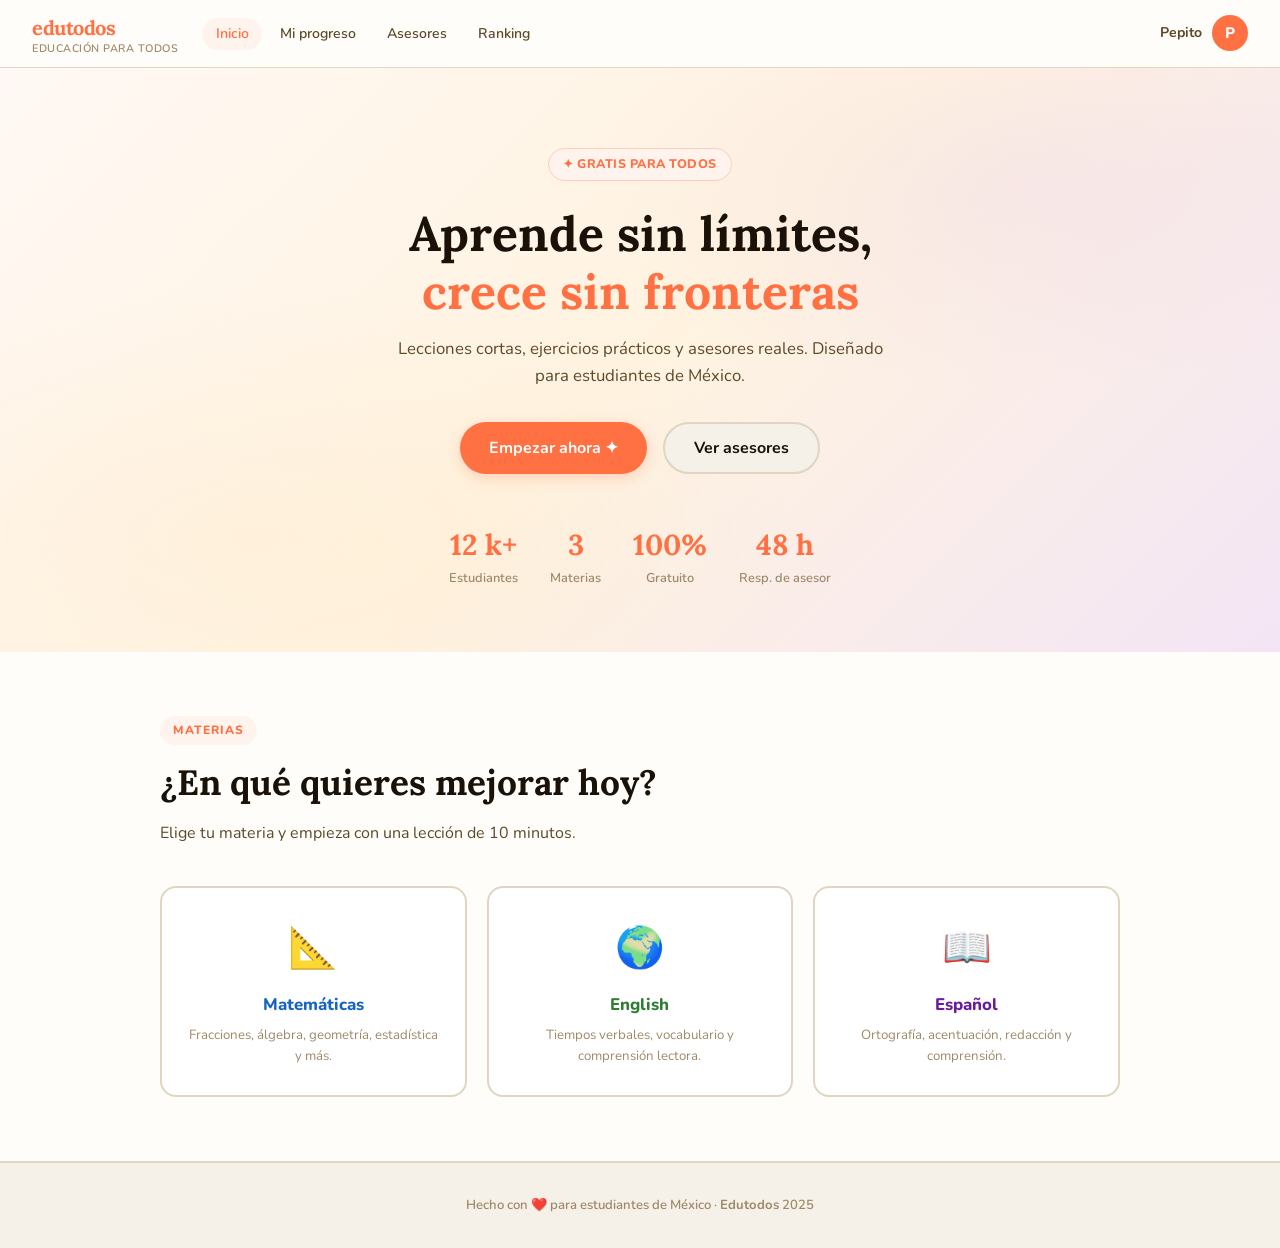
<file: index.html>
<!DOCTYPE html>
<html lang="es">
<head>
<meta charset="UTF-8" />
<meta name="viewport" content="width=device-width, initial-scale=1.0" />
<title>Edutodos — Educación para todos</title>
<link href="https://fonts.googleapis.com/css2?family=Nunito:wght@400;600;700;800;900&family=Lora:wght@600;700&display=swap" rel="stylesheet" />
<style>
*, *::before, *::after { box-sizing: border-box; margin: 0; padding: 0; }

:root {
  --orange:   #FF7043;
  --orange-l: #FFF3EE;
  --orange-m: #FFCCBC;
  --green:    #2E7D32;
  --green-l:  #E8F5E9;
  --green-m:  #A5D6A7;
  --blue:     #1565C0;
  --blue-l:   #E3F2FD;
  --blue-m:   #90CAF9;
  --purple:   #6A1B9A;
  --purple-l: #F3E5F5;
  --purple-m: #CE93D8;
  --amber:    #E65100;
  --amber-l:  #FFF8E1;
  --amber-m:  #FFE082;
  --bg:       #FFFDF9;
  --bg2:      #F5F0E8;
  --bg3:      #EDE8DC;
  --text:     #1A1208;
  --text2:    #5C4A2A;
  --text3:    #9E8A6A;
  --border:   #E0D5C0;
  --radius:   16px;
  --radius-sm:10px;
  --shadow:   0 2px 12px rgba(0,0,0,.06);
  --shadow-md:0 4px 24px rgba(0,0,0,.10);
}

body {
  font-family: 'Nunito', sans-serif;
  background: var(--bg);
  color: var(--text);
  min-height: 100vh;
  font-size: 15px;
  line-height: 1.6;
}

/* ── NAV ── */
.nav {
  position: sticky; top: 0; z-index: 100;
  background: rgba(255,253,249,.92);
  backdrop-filter: blur(12px);
  border-bottom: 1.5px solid var(--border);
  display: flex; align-items: center; gap: 1.5rem;
  padding: .75rem 2rem;
}
.nav-logo {
  font-family: 'Lora', serif;
  font-size: 1.25rem; font-weight: 700;
  color: var(--orange); letter-spacing: -0.5px;
  cursor: pointer;
  display: flex; align-items: center; gap: 6px;
  flex-shrink: 0;
}
.nav-logo .tagline {
  font-family: 'Nunito', sans-serif;
  font-size: .68rem; font-weight: 600;
  color: var(--text3); letter-spacing: .5px;
  text-transform: uppercase;
  display: block; line-height: 1;
}
.nav-links { list-style: none; display: flex; gap: .25rem; flex: 1; }
.nav-links a {
  text-decoration: none; color: var(--text2);
  font-weight: 600; font-size: .88rem;
  padding: .4rem .85rem; border-radius: 20px;
  transition: background .15s, color .15s;
}
.nav-links a:hover, .nav-links a.active {
  background: var(--orange-l); color: var(--orange);
}
.nav-avatar {
  width: 36px; height: 36px; border-radius: 50%;
  background: var(--orange); color: #fff;
  font-weight: 800; font-size: .95rem;
  display: flex; align-items: center; justify-content: center;
  flex-shrink: 0; cursor: pointer;
}
.nav-user { font-weight: 700; font-size: .88rem; color: var(--text2); }

/* ── PAGES ── */
.page { display: none; }
.page.active { display: block; }

/* ── HOME ── */
.hero {
  background: linear-gradient(135deg, #FFF8F4 0%, #FFF3E0 50%, #F3E5F5 100%);
  padding: 5rem 2rem 4rem;
  text-align: center;
  position: relative; overflow: hidden;
}
.hero::before {
  content: '';
  position: absolute; inset: 0;
  background: radial-gradient(ellipse 60% 60% at 20% 80%, #FFE0B230 0%, transparent 70%),
              radial-gradient(ellipse 50% 50% at 80% 20%, #E1BEE730 0%, transparent 70%);
}
.hero-content { position: relative; max-width: 700px; margin: 0 auto; }
.hero-badge {
  display: inline-flex; align-items: center; gap: 6px;
  background: var(--orange-l); color: var(--orange);
  font-weight: 800; font-size: .78rem; letter-spacing: .5px;
  text-transform: uppercase;
  padding: .35rem .9rem; border-radius: 20px;
  border: 1.5px solid var(--orange-m);
  margin-bottom: 1.5rem;
}
.hero h1 {
  font-family: 'Lora', serif;
  font-size: clamp(2rem, 5vw, 3rem);
  font-weight: 700; line-height: 1.2;
  color: var(--text);
  margin-bottom: 1rem;
}
.hero h1 em { font-style: normal; color: var(--orange); }
.hero p {
  font-size: 1.05rem; color: var(--text2);
  max-width: 520px; margin: 0 auto 2rem;
}
.hero-btns { display: flex; gap: 1rem; justify-content: center; flex-wrap: wrap; }
.stats-row {
  display: flex; gap: 2rem; justify-content: center;
  margin-top: 3rem; flex-wrap: wrap;
}
.stat-item { text-align: center; }
.stat-item .num {
  font-family: 'Lora', serif;
  font-size: 1.8rem; font-weight: 700; color: var(--orange);
}
.stat-item .lbl { font-size: .8rem; color: var(--text3); font-weight: 600; }

/* Subjects grid */
.subjects-grid {
  display: grid;
  grid-template-columns: repeat(auto-fit, minmax(200px, 1fr));
  gap: 1.25rem;
}
.subject-card {
  background: #fff;
  border: 2px solid var(--border);
  border-radius: var(--radius);
  padding: 1.75rem 1.5rem;
  cursor: pointer;
  transition: transform .2s, box-shadow .2s, border-color .2s;
  text-align: center;
}
.subject-card:hover {
  transform: translateY(-4px);
  box-shadow: var(--shadow-md);
}
.subject-card.math:hover  { border-color: #1565C0; }
.subject-card.eng:hover   { border-color: #2E7D32; }
.subject-card.esp:hover   { border-color: #6A1B9A; }
.subject-icon {
  font-size: 2.5rem; margin-bottom: .75rem; display: block;
}
.subject-card h3 { font-weight: 800; font-size: 1.05rem; margin-bottom: .35rem; }
.subject-card p  { font-size: .83rem; color: var(--text3); }

/* ── BUTTONS ── */
.btn {
  display: inline-flex; align-items: center; gap: 6px;
  border: none; cursor: pointer;
  font-family: 'Nunito', sans-serif;
  font-weight: 700; font-size: .9rem;
  padding: .65rem 1.4rem;
  border-radius: 40px;
  transition: transform .15s, opacity .15s, box-shadow .15s;
  text-decoration: none;
}
.btn:active { transform: scale(.97); }
.btn-primary {
  background: var(--orange); color: #fff;
  box-shadow: 0 4px 14px #FF704340;
}
.btn-primary:hover { box-shadow: 0 6px 20px #FF704360; }
.btn-secondary {
  background: var(--bg2); color: var(--text);
  border: 2px solid var(--border);
}
.btn-secondary:hover { background: var(--bg3); }
.btn-green { background: var(--green); color: #fff; box-shadow: 0 4px 14px #2E7D3240; }
.btn-blue  { background: var(--blue); color: #fff; }
.btn-sm { padding: .45rem 1rem; font-size: .82rem; }
.btn-lg { padding: .8rem 1.8rem; font-size: 1rem; }

/* ── SECTION ── */
.section { padding: 4rem 2rem; }
.container { max-width: 960px; margin: 0 auto; }
.section-tag {
  display: inline-flex; align-items: center; gap: 8px;
  font-size: .75rem; font-weight: 800; text-transform: uppercase;
  letter-spacing: 1px; color: var(--orange);
  background: var(--orange-l);
  padding: .3rem .8rem; border-radius: 20px;
  margin-bottom: 1rem;
}
.section-title {
  font-family: 'Lora', serif;
  font-size: clamp(1.5rem, 3vw, 2.2rem);
  font-weight: 700; line-height: 1.25;
  margin-bottom: 1rem; color: var(--text);
}
.section-sub {
  font-size: 1rem; color: var(--text2);
  max-width: 540px; margin-bottom: 2.5rem;
}

/* ── DASHBOARD ── */
.dash-layout {
  display: grid;
  grid-template-columns: 220px 1fr;
  gap: 2rem; align-items: start;
  max-width: 1100px; margin: 0 auto;
  padding: 2rem;
}
@media(max-width:700px) {
  .dash-layout { grid-template-columns: 1fr; }
  .sidebar { display: none; }
}
.sidebar {
  background: #fff; border: 2px solid var(--border);
  border-radius: var(--radius); padding: 1.5rem 1rem;
  position: sticky; top: 80px;
}
.sidebar-avatar {
  width: 56px; height: 56px; border-radius: 50%;
  background: linear-gradient(135deg, var(--orange), #FF8A65);
  color: #fff; font-size: 1.4rem; font-weight: 900;
  display: flex; align-items: center; justify-content: center;
  margin: 0 auto 1rem;
}
.sidebar-name { text-align: center; font-weight: 800; font-size: 1rem; }
.sidebar-sub  { text-align: center; font-size: .78rem; color: var(--text3); margin-bottom: 1.25rem; }
.xp-bar {
  background: var(--bg2); border-radius: 20px;
  height: 8px; margin-bottom: .4rem; overflow: hidden;
}
.xp-fill {
  height: 100%;
  background: linear-gradient(90deg, var(--orange), #FF8A65);
  border-radius: 20px; transition: width .6s ease;
}
.xp-label { font-size: .75rem; color: var(--text3); text-align: center; margin-bottom: 1.25rem; }
.sidebar-divider { border: none; border-top: 1.5px solid var(--border); margin: 1rem 0; }
.sidebar-link {
  display: flex; align-items: center; gap: 10px;
  padding: .6rem .85rem; border-radius: var(--radius-sm);
  font-weight: 700; font-size: .87rem;
  color: var(--text2); cursor: pointer;
  transition: background .15s, color .15s;
  border: none; background: none; width: 100%;
  text-align: left;
}
.sidebar-link:hover { background: var(--orange-l); color: var(--orange); }
.sidebar-link.active { background: var(--orange-l); color: var(--orange); }
.sidebar-link .icon { font-size: 1rem; }

/* Dash main */
.dash-greeting {
  font-family: 'Lora', serif;
  font-size: 1.5rem; font-weight: 700; margin-bottom: .25rem;
}
.dash-streak-bar {
  display: flex; align-items: center; gap: .75rem;
  background: var(--amber-l);
  border: 2px solid var(--amber-m);
  border-radius: var(--radius-sm);
  padding: .75rem 1.25rem;
  margin-bottom: 1.5rem;
  font-weight: 700; font-size: .9rem; color: var(--amber);
}
.stat-cards {
  display: grid; grid-template-columns: repeat(3, 1fr);
  gap: 1rem; margin-bottom: 2rem;
}
.stat-card {
  background: #fff; border: 2px solid var(--border);
  border-radius: var(--radius); padding: 1.25rem;
  text-align: center;
}
.stat-card .sc-num {
  font-family: 'Lora', serif;
  font-size: 1.8rem; font-weight: 700;
}
.stat-card .sc-lbl { font-size: .78rem; color: var(--text3); font-weight: 600; }

/* Lessons */
.lessons-grid {
  display: grid; grid-template-columns: repeat(auto-fill, minmax(240px,1fr));
  gap: 1rem;
}
.lesson-card {
  background: #fff; border: 2px solid var(--border);
  border-radius: var(--radius); padding: 1.25rem;
  cursor: pointer; transition: transform .2s, box-shadow .2s, border-color .2s;
}
.lesson-card:hover:not(.locked) { transform: translateY(-3px); box-shadow: var(--shadow-md); }
.lesson-card.locked { opacity: .55; cursor: not-allowed; }
.lc-header { display: flex; justify-content: space-between; align-items: center; margin-bottom: .75rem; }
.lc-badge {
  font-size: .7rem; font-weight: 800; text-transform: uppercase;
  padding: .25rem .6rem; border-radius: 20px;
}
.lc-badge.done   { background: var(--green-l); color: var(--green); }
.lc-badge.new    { background: var(--blue-l); color: var(--blue); }
.lc-badge.review { background: var(--amber-l); color: var(--amber); }
.lc-badge.locked { background: var(--bg2); color: var(--text3); }
.lc-icon { font-size: 1.5rem; }
.lc-title { font-weight: 800; font-size: .95rem; margin-bottom: .3rem; }
.lc-desc  { font-size: .8rem; color: var(--text3); margin-bottom: .75rem; }
.lc-meta  { display: flex; justify-content: space-between; font-size: .78rem; font-weight: 700; }
.lc-time  { color: var(--text3); }
.lc-xp    { color: var(--orange); }

/* ── EXERCISES ── */
.exercise-shell {
  max-width: 680px; margin: 0 auto; padding: 2rem;
}
.exercise-header {
  display: flex; align-items: center; gap: 1rem; margin-bottom: 2rem;
}
.ex-progress-bar {
  flex: 1; height: 10px;
  background: var(--bg2); border-radius: 20px; overflow: hidden;
}
.ex-progress-fill {
  height: 100%;
  background: linear-gradient(90deg, var(--orange), #FF8A65);
  border-radius: 20px; transition: width .4s ease;
}
.ex-counter { font-weight: 800; font-size: .85rem; color: var(--text3); white-space: nowrap; }
.exercise-card {
  background: #fff; border: 2px solid var(--border);
  border-radius: var(--radius); padding: 2rem;
  box-shadow: var(--shadow);
  animation: slideIn .3s ease;
}
@keyframes slideIn { from { opacity:0; transform:translateY(16px); } to { opacity:1; transform:translateY(0); } }
.ex-q-num { font-size: .78rem; font-weight: 800; color: var(--text3); text-transform: uppercase; letter-spacing: 1px; margin-bottom: .5rem; }
.ex-question { font-family: 'Lora', serif; font-size: 1.25rem; font-weight: 700; margin-bottom: 1.5rem; line-height: 1.4; }
.ex-options { display: flex; flex-direction: column; gap: .75rem; }
.ex-option {
  background: var(--bg); border: 2px solid var(--border);
  border-radius: var(--radius-sm); padding: .9rem 1.25rem;
  cursor: pointer; font-weight: 600; font-size: .9rem;
  transition: border-color .15s, background .15s;
  text-align: left;
}
.ex-option:hover:not(:disabled)  { border-color: var(--orange); background: var(--orange-l); }
.ex-option.correct { background: var(--green-l); border-color: var(--green); color: var(--green); }
.ex-option.wrong   { background: #FFEBEE; border-color: #EF9A9A; color: #C62828; }
.ex-option:disabled { cursor: default; }
.ex-fill-input {
  width: 100%; border: 2px solid var(--border);
  border-radius: var(--radius-sm); padding: .85rem 1.25rem;
  font-family: 'Nunito', sans-serif; font-size: 1rem; font-weight: 600;
  background: var(--bg); color: var(--text);
  margin-bottom: 1rem;
}
.ex-fill-input:focus { outline: none; border-color: var(--orange); }
.ex-next-btn { width: 100%; margin-top: 1.25rem; }
.ex-feedback {
  margin-top: 1rem; padding: .9rem 1.25rem;
  border-radius: var(--radius-sm);
  font-weight: 700; font-size: .9rem;
}
.ex-feedback.ok  { background: var(--green-l); color: var(--green); }
.ex-feedback.err { background: #FFEBEE; color: #C62828; }

/* Results */
.results-screen { text-align: center; padding: 3rem 2rem; }
.results-emoji { font-size: 4rem; margin-bottom: 1rem; }
.results-title {
  font-family: 'Lora', serif; font-size: 1.8rem; font-weight: 700;
  margin-bottom: .5rem;
}
.results-sub { color: var(--text3); margin-bottom: 1.5rem; }
.results-score {
  font-family: 'Lora', serif; font-size: 3.5rem; font-weight: 700;
  color: var(--orange); line-height: 1;
}
.results-score small { font-size: 1.2rem; color: var(--text3); }
.results-xp {
  font-weight: 800; font-size: 1.1rem; color: var(--green);
  margin: .75rem 0 2rem;
}

/* ── ASESORES ── */
.advisors-grid {
  display: grid;
  grid-template-columns: repeat(auto-fill, minmax(260px, 1fr));
  gap: 1.5rem;
}
.advisor-card {
  background: #fff; border: 2px solid var(--border);
  border-radius: var(--radius); padding: 1.5rem;
  transition: transform .2s, box-shadow .2s;
}
.advisor-card:hover { transform: translateY(-4px); box-shadow: var(--shadow-md); }
.adv-avatar {
  width: 60px; height: 60px; border-radius: 50%;
  display: flex; align-items: center; justify-content: center;
  font-size: 1.6rem; font-weight: 900; color: #fff;
  margin-bottom: 1rem;
}
.adv-name  { font-weight: 800; font-size: 1rem; margin-bottom: .2rem; }
.adv-role  { font-size: .8rem; color: var(--text3); margin-bottom: .75rem; }
.adv-tags  { display: flex; flex-wrap: wrap; gap: .4rem; margin-bottom: 1rem; }
.adv-tag {
  font-size: .72rem; font-weight: 700; padding: .25rem .7rem;
  border-radius: 20px;
}
.tag-math   { background: var(--blue-l); color: var(--blue); }
.tag-eng    { background: var(--green-l); color: var(--green); }
.tag-esp    { background: var(--purple-l); color: var(--purple); }
.adv-rating { font-size: .82rem; font-weight: 700; color: var(--amber); }
.adv-sessions { font-size: .78rem; color: var(--text3); }

/* Filter tabs */
.filter-tabs { display: flex; gap: .5rem; flex-wrap: wrap; margin-bottom: 2rem; }
.filter-tab {
  padding: .45rem 1.1rem; border-radius: 20px;
  border: 2px solid var(--border);
  background: #fff; font-weight: 700; font-size: .83rem;
  cursor: pointer; transition: all .15s; font-family: 'Nunito', sans-serif;
}
.filter-tab.active { background: var(--orange); color: #fff; border-color: var(--orange); }

/* Request form */
.form-card {
  background: #fff; border: 2px solid var(--border);
  border-radius: var(--radius); padding: 2rem;
  max-width: 540px; margin: 0 auto;
  box-shadow: var(--shadow);
}
.form-group { margin-bottom: 1.25rem; }
.form-label { display: block; font-weight: 700; font-size: .85rem; margin-bottom: .45rem; color: var(--text); }
.form-input, .form-select, .form-textarea {
  width: 100%; border: 2px solid var(--border);
  border-radius: var(--radius-sm); padding: .7rem 1rem;
  font-family: 'Nunito', sans-serif; font-size: .9rem;
  background: var(--bg); color: var(--text);
  transition: border-color .15s;
}
.form-input:focus, .form-select:focus, .form-textarea:focus {
  outline: none; border-color: var(--orange);
}
.form-textarea { min-height: 100px; resize: vertical; }

/* ── LEADERBOARD ── */
.podium {
  display: flex; justify-content: center; align-items: flex-end;
  gap: 1rem; margin-bottom: 2.5rem;
}
.podium-item { text-align: center; flex: 1; max-width: 160px; }
.podium-bar {
  border-radius: 12px 12px 0 0;
  display: flex; flex-direction: column;
  align-items: center; justify-content: flex-end;
  padding: 1rem .75rem .75rem;
  margin-bottom: 0;
}
.podium-item:nth-child(2) .podium-bar { height: 140px; background: linear-gradient(180deg, #FFD700, #FFB300); }
.podium-item:nth-child(1) .podium-bar { height: 100px; background: linear-gradient(180deg, #9E9E9E, #757575); }
.podium-item:nth-child(3) .podium-bar { height: 80px;  background: linear-gradient(180deg, #CD7F32, #A0522D); }
.podium-avatar {
  width: 44px; height: 44px; border-radius: 50%;
  display: flex; align-items: center; justify-content: center;
  font-weight: 900; font-size: 1.1rem; color: #fff;
  margin-bottom: .5rem;
}
.podium-name { font-weight: 700; font-size: .82rem; color: #fff; }
.podium-xp   { font-size: .72rem; color: rgba(255,255,255,.8); }
.podium-rank { font-size: 1.5rem; margin-top: .5rem; }
.lb-row {
  display: flex; align-items: center; gap: 1rem;
  padding: .85rem 1.25rem;
  border-radius: var(--radius-sm);
  border-bottom: 1.5px solid var(--border);
  transition: background .15s;
}
.lb-row:hover { background: var(--orange-l); }
.lb-row.me    { background: var(--orange-l); font-weight: 800; }
.lb-rank { font-weight: 900; width: 24px; text-align: center; font-size: .85rem; color: var(--text3); }
.lb-avatar {
  width: 36px; height: 36px; border-radius: 50%;
  display: flex; align-items: center; justify-content: center;
  font-weight: 900; font-size: .9rem; color: #fff;
}
.lb-name { flex: 1; font-weight: 700; font-size: .9rem; }
.lb-xp   { font-weight: 800; font-size: .88rem; color: var(--orange); }
.lb-badge{ font-size: 1rem; }

/* ── ACHIEVEMENTS ── */
.achievements-grid {
  display: grid;
  grid-template-columns: repeat(auto-fill, minmax(180px, 1fr));
  gap: 1rem;
}
.ach-card {
  background: #fff; border: 2px solid var(--border);
  border-radius: var(--radius); padding: 1.25rem;
  text-align: center;
}
.ach-card.locked { opacity: .45; filter: grayscale(.8); }
.ach-icon { font-size: 2.2rem; margin-bottom: .5rem; }
.ach-name { font-weight: 800; font-size: .88rem; }
.ach-desc { font-size: .75rem; color: var(--text3); }

/* ── TOAST ── */
.toast {
  position: fixed; bottom: 1.5rem; right: 1.5rem; z-index: 999;
  background: var(--text); color: #fff;
  border-radius: var(--radius); padding: 1rem 1.4rem;
  display: flex; align-items: center; gap: .75rem;
  box-shadow: var(--shadow-md);
  transform: translateY(120%); opacity: 0;
  transition: transform .3s ease, opacity .3s ease;
  max-width: 320px;
}
.toast.show { transform: translateY(0); opacity: 1; }
.toast-icon { font-size: 1.3rem; }
.toast-title { font-weight: 800; font-size: .9rem; }
.toast-sub   { font-size: .78rem; opacity: .7; }

/* ── MODAL ── */
.modal-overlay {
  position: fixed; inset: 0; z-index: 500;
  background: rgba(26,18,8,.55);
  display: none; align-items: center; justify-content: center;
  padding: 1rem;
}
.modal-overlay.open { display: flex; }
.modal {
  background: #fff; border-radius: var(--radius);
  padding: 2rem; width: 100%; max-width: 440px;
  position: relative; box-shadow: var(--shadow-md);
}
.modal-close {
  position: absolute; top: 1rem; right: 1rem;
  background: var(--bg2); border: none; border-radius: 50%;
  width: 32px; height: 32px; cursor: pointer;
  font-size: 1rem; display: flex; align-items: center; justify-content: center;
  color: var(--text2);
}
.modal-title { font-family: 'Lora', serif; font-size: 1.3rem; font-weight: 700; margin-bottom: .25rem; }
.modal-sub   { font-size: .88rem; color: var(--text3); margin-bottom: 1.5rem; }

/* ── FOOTER ── */
.footer {
  background: var(--bg2); border-top: 2px solid var(--border);
  padding: 2rem; text-align: center;
  font-size: .82rem; color: var(--text3); font-weight: 600;
}

/* ── TABS (dash) ── */
.dash-tabs {
  display: flex; gap: .5rem; flex-wrap: wrap; margin-bottom: 1.5rem;
  border-bottom: 2px solid var(--border); padding-bottom: .75rem;
}
.dash-tab {
  padding: .45rem 1.1rem; border-radius: 20px 20px 0 0;
  border: none; background: none;
  font-weight: 700; font-size: .85rem;
  cursor: pointer; color: var(--text3);
  font-family: 'Nunito', sans-serif;
  transition: color .15s, background .15s;
}
.dash-tab.active { color: var(--orange); background: var(--orange-l); }
.dash-tab:hover  { color: var(--orange); }

/* ── BACK LINK ── */
.back-link {
  display: inline-flex; align-items: center; gap: 6px;
  font-weight: 700; font-size: .85rem; color: var(--text2);
  cursor: pointer; margin-bottom: 1.5rem;
  padding: .45rem .9rem; border-radius: 20px;
  transition: background .15s;
}
.back-link:hover { background: var(--bg2); }

/* ── ADV HERO ── */
.adv-hero {
  background: linear-gradient(135deg, #E8F5E9, #F3E5F5);
  border-radius: var(--radius); padding: 2.5rem;
  text-align: center; margin-bottom: 2.5rem;
}
</style>
</head>
<body>

<!-- NAV -->
<nav class="nav">
  <div class="nav-logo" onclick="showPage('home')">
    <div>
      <span>edu<strong>todos</strong></span>
      <span class="tagline">Educación para todos</span>
    </div>
  </div>
  <ul class="nav-links">
    <li><a href="#" onclick="showPage('home'); return false;" id="nav-home" class="active">Inicio</a></li>
    <li><a href="#" onclick="showPage('dashboard'); return false;" id="nav-dash">Mi progreso</a></li>
    <li><a href="#" onclick="showPage('asesores'); return false;" id="nav-adv">Asesores</a></li>
    <li><a href="#" onclick="showPage('ranking'); return false;" id="nav-rank">Ranking</a></li>
  </ul>
  <div style="display:flex;align-items:center;gap:.6rem;margin-left:auto;">
    <div class="nav-user">Pepito</div>
    <div class="nav-avatar" onclick="showPage('dashboard')">P</div>
  </div>
</nav>

<!-- ───────────── HOME ───────────── -->
<div class="page active" id="page-home">
  <div class="hero">
    <div class="hero-content">
      <div class="hero-badge">✦ Gratis para todos</div>
      <h1>Aprende sin límites,<br><em>crece sin fronteras</em></h1>
      <p>Lecciones cortas, ejercicios prácticos y asesores reales. Diseñado para estudiantes de México.</p>
      <div class="hero-btns">
        <button class="btn btn-primary btn-lg" onclick="showPage('dashboard')">Empezar ahora ✦</button>
        <button class="btn btn-secondary btn-lg" onclick="showPage('asesores')">Ver asesores</button>
      </div>
      <div class="stats-row">
        <div class="stat-item"><div class="num">12 k+</div><div class="lbl">Estudiantes</div></div>
        <div class="stat-item"><div class="num">3</div><div class="lbl">Materias</div></div>
        <div class="stat-item"><div class="num">100%</div><div class="lbl">Gratuito</div></div>
        <div class="stat-item"><div class="num">48 h</div><div class="lbl">Resp. de asesor</div></div>
      </div>
    </div>
  </div>

  <section class="section" id="subjects-section">
    <div class="container">
      <div class="section-tag">Materias</div>
      <h2 class="section-title">¿En qué quieres mejorar hoy?</h2>
      <p class="section-sub">Elige tu materia y empieza con una lección de 10 minutos.</p>
      <div class="subjects-grid">
        <div class="subject-card math" onclick="goToSubject('math')">
          <span class="subject-icon">📐</span>
          <h3 style="color:var(--blue)">Matemáticas</h3>
          <p>Fracciones, álgebra, geometría, estadística y más.</p>
        </div>
        <div class="subject-card eng" onclick="goToSubject('eng')">
          <span class="subject-icon">🌍</span>
          <h3 style="color:var(--green)">English</h3>
          <p>Tiempos verbales, vocabulario y comprensión lectora.</p>
        </div>
        <div class="subject-card esp" onclick="goToSubject('esp')">
          <span class="subject-icon">📖</span>
          <h3 style="color:var(--purple)">Español</h3>
          <p>Ortografía, acentuación, redacción y comprensión.</p>
        </div>
      </div>
    </div>
  </section>

  <footer class="footer">
    Hecho con ❤️ para estudiantes de México · <strong>Edutodos</strong> 2025
  </footer>
</div>

<!-- ───────────── DASHBOARD ───────────── -->
<div class="page" id="page-dashboard">
<div class="dash-layout">

  <!-- Sidebar -->
  <aside class="sidebar">
    <div class="sidebar-avatar">P</div>
    <div class="sidebar-name">Pepito</div>
    <div class="sidebar-sub">Nivel 4 · Estudiante</div>
    <div class="xp-bar"><div class="xp-fill" id="xpFill" style="width:0%"></div></div>
    <div class="xp-label"><span id="dashXP">0</span> / 1500 XP</div>
    <hr class="sidebar-divider">
    <button class="sidebar-link active" onclick="showDashSection('overview', this)">
      <span class="icon">🏠</span> Inicio
    </button>
    <button class="sidebar-link" onclick="showDashSection('math', this)">
      <span class="icon">📐</span> Matemáticas
    </button>
    <button class="sidebar-link" onclick="showDashSection('eng', this)">
      <span class="icon">🌍</span> English
    </button>
    <button class="sidebar-link" onclick="showDashSection('esp', this)">
      <span class="icon">📖</span> Español
    </button>
    <hr class="sidebar-divider">
    <button class="sidebar-link" onclick="showDashSection('achievements', this)">
      <span class="icon">🏅</span> Logros
    </button>
    <button class="sidebar-link" onclick="showPage('ranking')">
      <span class="icon">🏆</span> Ranking
    </button>
  </aside>

  <!-- Main -->
  <main>
    <!-- OVERVIEW -->
    <div id="dash-overview">
      <div class="dash-greeting">¡Buenas, Pepito! 👋</div>
      <p style="color:var(--text3);font-weight:600;margin-bottom:1.25rem;">Llevas <strong style="color:var(--orange)">7 días</strong> seguidos estudiando. ¡Sigue así!</p>
      <div class="dash-streak-bar">
        🔥 Racha actual: 7 días · Meta: 14 días
        <div style="margin-left:auto;background:var(--amber-m);border-radius:20px;height:8px;width:120px;overflow:hidden;">
          <div style="height:100%;width:50%;background:var(--amber);border-radius:20px;"></div>
        </div>
      </div>
      <div class="stat-cards">
        <div class="stat-card">
          <div class="sc-num" style="color:var(--orange)" id="totalXP">1,240</div>
          <div class="sc-lbl">XP Totales</div>
        </div>
        <div class="stat-card">
          <div class="sc-num" style="color:var(--blue)">18</div>
          <div class="sc-lbl">Lecciones hechas</div>
        </div>
        <div class="stat-card">
          <div class="sc-num" style="color:var(--green)">4</div>
          <div class="sc-lbl">Nivel actual</div>
        </div>
      </div>
      <h3 style="font-weight:800;margin-bottom:1rem;">Continúa donde dejaste…</h3>
      <div class="lessons-grid" id="recentLessons"></div>
    </div>

    <!-- MATH -->
    <div id="dash-math" style="display:none;">
      <div class="back-link" onclick="showDashSection('overview', null)">← Volver</div>
      <div class="section-tag" style="background:var(--blue-l);color:var(--blue)">📐 Matemáticas</div>
      <h2 class="section-title" style="font-size:1.4rem;margin-top:.5rem;">Tus lecciones</h2>
      <div class="lessons-grid" id="mathLessons"></div>
    </div>

    <!-- ENG -->
    <div id="dash-eng" style="display:none;">
      <div class="back-link" onclick="showDashSection('overview', null)">← Volver</div>
      <div class="section-tag" style="background:var(--green-l);color:var(--green)">🌍 English</div>
      <h2 class="section-title" style="font-size:1.4rem;margin-top:.5rem;">Your lessons</h2>
      <div class="lessons-grid" id="engLessons"></div>
    </div>

    <!-- ESP -->
    <div id="dash-esp" style="display:none;">
      <div class="back-link" onclick="showDashSection('overview', null)">← Volver</div>
      <div class="section-tag" style="background:var(--purple-l);color:var(--purple)">📖 Español</div>
      <h2 class="section-title" style="font-size:1.4rem;margin-top:.5rem;">Tus lecciones</h2>
      <div class="lessons-grid" id="espLessons"></div>
    </div>

    <!-- ACHIEVEMENTS -->
    <div id="dash-achievements" style="display:none;">
      <div class="back-link" onclick="showDashSection('overview', null)">← Volver</div>
      <h2 class="section-title" style="font-size:1.4rem;">Mis logros 🏅</h2>
      <div class="achievements-grid" id="achievementsGrid"></div>
    </div>
  </main>
</div>
</div>

<!-- ───────────── EXERCISES ───────────── -->
<div class="page" id="page-exercises">
  <div class="exercise-shell">
    <div class="exercise-header">
      <div class="back-link" style="margin:0" onclick="showPage('dashboard')">←</div>
      <div class="ex-progress-bar">
        <div class="ex-progress-fill" id="exProgressFill" style="width:0%"></div>
      </div>
      <div class="ex-counter" id="exCounter">1 / 5</div>
    </div>
    <div id="exerciseArea"></div>
    <div id="resultsArea" style="display:none;">
      <div class="exercise-card results-screen">
        <div class="results-emoji" id="resEmoji">🎉</div>
        <div class="results-title" id="resTitle">¡Excelente!</div>
        <div class="results-sub" id="resSub">Completaste la lección</div>
        <div class="results-score" id="resScore">5<small>/5</small></div>
        <div class="results-xp" id="resXP">⭐ +50 XP ganados</div>
        <div style="display:flex;gap:1rem;justify-content:center;flex-wrap:wrap;margin-top:1.5rem;">
          <button class="btn btn-secondary" onclick="showPage('dashboard')">← Volver</button>
          <button class="btn btn-primary" onclick="restartExercise()">Repetir ↺</button>
        </div>
      </div>
    </div>
  </div>
</div>

<!-- ───────────── ASESORES ───────────── -->
<div class="page" id="page-asesores">
  <section class="section">
    <div class="container">
      <div class="adv-hero">
        <div class="section-tag" style="justify-content:center">Asesores</div>
        <h1 class="section-title" style="text-align:center;">Aprende con quien<br>ya pasó por ahí ✦</h1>
        <p class="section-sub" style="text-align:center;margin:0 auto 2rem;">Estudiantes de servicio social y voluntarios listos para ayudarte y resolver tus dudas.</p>
        <div style="display:flex;gap:1rem;justify-content:center;flex-wrap:wrap;">
          <button class="btn btn-primary btn-lg" onclick="document.getElementById('requestSection').scrollIntoView({behavior:'smooth'})">Solicitar asesor</button>
          <button class="btn btn-secondary btn-lg" onclick="openModal('advisor')">Quiero ser asesor</button>
        </div>
      </div>

      <div class="filter-tabs" id="advFilterTabs">
        <button class="filter-tab active" onclick="filterAdvisors('all', this)">Todos</button>
        <button class="filter-tab" onclick="filterAdvisors('math', this)">📐 Matemáticas</button>
        <button class="filter-tab" onclick="filterAdvisors('eng', this)">🌍 English</button>
        <button class="filter-tab" onclick="filterAdvisors('esp', this)">📖 Español</button>
      </div>
      <div class="advisors-grid" id="advisorsGrid"></div>
    </div>
  </section>

  <section class="section" id="requestSection" style="background:var(--bg2);">
    <div class="container">
      <div style="text-align:center;margin-bottom:2rem;">
        <div class="section-tag" style="justify-content:center">Solicitud</div>
        <h2 class="section-title" style="font-size:1.8rem;">Pide tu asesoría</h2>
        <p class="section-sub" style="margin:0 auto;">Sin costo. Solo dinos en qué necesitas ayuda.</p>
      </div>
      <div class="form-card">
        <div class="form-group">
          <label class="form-label">Tu nombre</label>
          <input class="form-input" type="text" placeholder="Nombre o apodo" id="reqName" value="Pepito" />
        </div>
        <div class="form-group">
          <label class="form-label">Correo electrónico</label>
          <input class="form-input" type="email" placeholder="Para que el asesor te contacte" id="reqEmail" />
        </div>
        <div class="form-group">
          <label class="form-label">Materia</label>
          <select class="form-select" id="reqSubject">
            <option value="">Selecciona una materia</option>
            <option value="math">📐 Matemáticas</option>
            <option value="eng">🌍 English</option>
            <option value="esp">📖 Español</option>
          </select>
        </div>
        <div class="form-group">
          <label class="form-label">Tema específico</label>
          <input class="form-input" type="text" placeholder="Ej: Fracciones, Past simple, Uso de la coma..." id="reqTopic" />
        </div>
        <div class="form-group">
          <label class="form-label">¿Cuándo prefieres tu sesión?</label>
          <select class="form-select" id="reqTime">
            <option value="">Selecciona</option>
            <option>Lunes a Viernes, mañana (8-12h)</option>
            <option>Lunes a Viernes, tarde (14-18h)</option>
            <option>Lunes a Viernes, noche (18-21h)</option>
            <option>Fin de semana, mañana</option>
            <option>Fin de semana, tarde</option>
          </select>
        </div>
        <div class="form-group">
          <label class="form-label">Cuéntanos más (opcional)</label>
          <textarea class="form-textarea" placeholder="¿Qué dificultad tienes? ¿Hay algún examen próximo?" id="reqNotes"></textarea>
        </div>
        <button class="btn btn-primary btn-lg" style="width:100%;" onclick="submitRequest()">Enviar solicitud ✉️</button>
      </div>
    </div>
  </section>

  <footer class="footer">
    Hecho con ❤️ para estudiantes de México · <strong>Edutodos</strong> 2025
  </footer>
</div>

<!-- ───────────── RANKING ───────────── -->
<div class="page" id="page-ranking">
  <section class="section">
    <div class="container" style="max-width:600px;">
      <div class="section-tag" style="justify-content:center">Ranking</div>
      <h2 class="section-title" style="text-align:center;">Top estudiantes 🏆</h2>
      <div class="podium" id="podium"></div>
      <div id="leaderboardList"></div>
    </div>
  </section>
</div>

<!-- ── ADVISOR MODAL ── -->
<div class="modal-overlay" id="modal-advisor">
  <div class="modal">
    <button class="modal-close" onclick="closeModal('advisor')">✕</button>
    <div class="modal-title">Quiero ser asesor 🎓</div>
    <div class="modal-sub">Ayuda a otros y acredita horas de servicio social o voluntariado.</div>
    <div class="form-group">
      <label class="form-label">Nombre completo</label>
      <input class="form-input" type="text" placeholder="Tu nombre" id="advName" />
    </div>
    <div class="form-group">
      <label class="form-label">Correo electrónico</label>
      <input class="form-input" type="email" placeholder="correo@universidad.edu" id="advEmail" />
    </div>
    <div class="form-group">
      <label class="form-label">Tipo de participación</label>
      <select class="form-select" id="advType">
        <option>Servicio social universitario</option>
        <option>Voluntariado</option>
        <option>Práctica profesional</option>
      </select>
    </div>
    <div class="form-group">
      <label class="form-label">Materias que puedes asesorar</label>
      <div style="display:flex;gap:.75rem;flex-wrap:wrap;margin-top:.5rem;">
        <label style="display:flex;align-items:center;gap:6px;font-size:.88rem;cursor:pointer;font-weight:700;">
          <input type="checkbox" id="adv-math" style="accent-color:var(--blue)"> 📐 Matemáticas
        </label>
        <label style="display:flex;align-items:center;gap:6px;font-size:.88rem;cursor:pointer;font-weight:700;">
          <input type="checkbox" id="adv-eng" style="accent-color:var(--green)"> 🌍 English
        </label>
        <label style="display:flex;align-items:center;gap:6px;font-size:.88rem;cursor:pointer;font-weight:700;">
          <input type="checkbox" id="adv-esp" style="accent-color:var(--purple)"> 📖 Español
        </label>
      </div>
    </div>
    <button class="btn btn-primary btn-lg" style="width:100%;" onclick="submitAdvisor()">Enviar solicitud</button>
  </div>
</div>

<!-- ── TOAST ── -->
<div class="toast" id="toast">
  <div class="toast-icon" id="toastIcon">✅</div>
  <div>
    <div class="toast-title" id="toastTitle"></div>
    <div class="toast-sub" id="toastSub"></div>
  </div>
</div>

<script>
/* ─── STATE ─── */
let xpPoints = 1240;
let currentSubject = 'math';
let currentQuestion = 0;
let score = 0;
let exerciseQuestions = [];

/* ─── DATA ─── */
const LESSONS = {
  math: [
    { title:'Fracciones básicas',       desc:'Suma, resta, mult y división.',         icon:'🍕', badge:'done',   time:'10 min', xp:25 },
    { title:'Álgebra básica',            desc:'Variables y ecuaciones simples.',       icon:'🔢', badge:'done',   time:'12 min', xp:30 },
    { title:'Ecuaciones de 2° grado',    desc:'Fórmula general y factorización.',     icon:'📐', badge:'new',    time:'15 min', xp:40 },
    { title:'Geometría: perímetro',      desc:'Figuras planas.',                      icon:'📏', badge:'review', time:'10 min', xp:25 },
    { title:'Estadística básica',        desc:'Media, mediana, moda.',                icon:'📊', badge:'new',    time:'14 min', xp:35 },
    { title:'Trigonometría',             desc:'Seno, coseno, tangente.',              icon:'🧮', badge:'locked', time:'20 min', xp:60 },
  ],
  eng: [
    { title:'Simple Present',           desc:'Habits and general truths.',            icon:'🗓️', badge:'done',   time:'10 min', xp:20 },
    { title:'Past Simple',              desc:'Completed actions in the past.',        icon:'⏮️', badge:'review', time:'12 min', xp:30 },
    { title:'Past vs. Present Perfect', desc:'Key difference between tenses.',       icon:'🌍', badge:'new',    time:'12 min', xp:35 },
    { title:'Vocabulary: Daily Life',   desc:'50 essential everyday words.',         icon:'📚', badge:'new',    time:'8 min',  xp:25 },
    { title:'Reading Comprehension',    desc:'Understand texts and answer.',         icon:'📖', badge:'locked', time:'18 min', xp:45 },
    { title:'Writing: Paragraphs',      desc:'Structure well-formed paragraphs.',    icon:'✍️', badge:'locked', time:'20 min', xp:50 },
  ],
  esp: [
    { title:'Uso de B y V',             desc:'Reglas para no confundirlas.',          icon:'📝', badge:'done',   time:'8 min',  xp:20 },
    { title:'Uso de la coma',           desc:'Cuándo colocar comas.',                icon:'✏️', badge:'done',   time:'10 min', xp:25 },
    { title:'Acentuación',             desc:'Reglas general y diacrítica.',          icon:'á',  badge:'review', time:'12 min', xp:30 },
    { title:'Tipos de texto',           desc:'Narrativo, descriptivo, argumentativo.',icon:'📄', badge:'new',    time:'14 min', xp:35 },
    { title:'Comprensión lectora',      desc:'Ideas principales y secundarias.',     icon:'🔍', badge:'new',    time:'16 min', xp:40 },
    { title:'Redacción avanzada',       desc:'Textos claros y estructurados.',        icon:'🖊️', badge:'locked', time:'22 min', xp:60 },
  ]
};

const QUESTIONS = {
  math: [
    { q:'¿Cuánto es ½ + ¾?', type:'mc', options:['1/4','5/4','1','3/8'], answer:1, exp:'½ + ¾ = 2/4 + 3/4 = 5/4' },
    { q:'Simplifica: 12/16', type:'mc', options:['2/3','3/4','4/5','1/2'], answer:1, exp:'12/16 ÷ 4/4 = 3/4' },
    { q:'¿Cuánto es 3x = 12? Escribe el valor de x.', type:'fill', answer:'4', exp:'x = 12 ÷ 3 = 4' },
    { q:'¿Cuál es el perímetro de un cuadrado con lado 7 cm?', type:'mc', options:['14 cm','28 cm','49 cm','21 cm'], answer:1, exp:'Perímetro = 4 × 7 = 28 cm' },
    { q:'La media de 4, 6, 8, 10 es:', type:'mc', options:['6','7','8','9'], answer:1, exp:'(4+6+8+10)/4 = 28/4 = 7' },
  ],
  eng: [
    { q:'Choose the correct form: She ___ to school every day.', type:'mc', options:['go','goes','going','went'], answer:1, exp:'"She" (3rd person singular) needs "goes"' },
    { q:'Yesterday, I ___ a great movie.', type:'mc', options:['watch','watches','watched','watching'], answer:2, exp:'"Yesterday" signals past simple → watched' },
    { q:'What is the past simple of "go"?', type:'fill', answer:'went', exp:'go → went (irregular verb)' },
    { q:'What does "exhausted" mean?', type:'mc', options:['happy','very tired','confused','excited'], answer:1, exp:'"Exhausted" means extremely tired.' },
    { q:'The sun ___ in the east. (Simple Present)', type:'mc', options:['rise','rises','rose','is rise'], answer:1, exp:'General truth → rises (3rd person)' },
  ],
  esp: [
    { q:'¿Cuál de estas palabras se escribe con V?', type:'mc', options:['baca','vaca','baka','waca'], answer:1, exp:'"Vaca" (animal) siempre se escribe con V' },
    { q:'¿Cuándo se usa coma? "Juan ___ Pedro y Ana llegaron."', type:'mc', options:['no lleva coma','lleva coma después de Juan','lleva coma antes de Pedro','lleva coma al final'], answer:0, exp:'Con "y" enumerando 3 o más sí, pero aquí solo hay 2 sujetos con "y" → sin coma' },
    { q:'Escribe el acento de la palabra: cafe', type:'fill', answer:'café', exp:'Palabra aguda terminada en vocal → lleva acento: café' },
    { q:'¿Cuál es un texto narrativo?', type:'mc', options:['Un artículo científico','Un cuento','Una receta','Un ensayo'], answer:1, exp:'El cuento es texto narrativo porque narra eventos.' },
    { q:'La idea principal de un texto es:', type:'mc', options:['El título','El autor','El tema central del texto','La conclusión'], answer:2, exp:'La idea principal = el tema o argumento central.' },
  ]
};

const ADVISORS = [
  { name:'Valentina R.', role:'Servicio social · UANL', tags:['math','eng'], rating:4.9, sessions:48, color:'#E91E63' },
  { name:'Diego M.',      role:'Voluntario · TEC',       tags:['math'],       rating:4.8, sessions:35, color:'#1565C0' },
  { name:'Sofía L.',      role:'Servicio social · UDEM', tags:['esp','eng'],  rating:4.9, sessions:62, color:'#7B1FA2' },
  { name:'Andrés T.',     role:'Voluntario · UAM',       tags:['math','esp'], rating:4.7, sessions:29, color:'#2E7D32' },
  { name:'Mariana C.',    role:'Práctica prof. · ITESO', tags:['eng'],        rating:5.0, sessions:18, color:'#00838F' },
  { name:'Luis P.',       role:'Voluntario · IPN',       tags:['math'],       rating:4.6, sessions:41, color:'#E65100' },
];

const LEADERBOARD = [
  { name:'Valentina R.', xp:3450, color:'#E91E63' },
  { name:'Diego M.',     xp:2980, color:'#1565C0' },
  { name:'Sofía L.',     xp:2750, color:'#7B1FA2' },
  { name:'Andrés T.',    xp:2100, color:'#2E7D32' },
  { name:'Mariana C.',   xp:1850, color:'#00838F' },
  { name:'Pepito',       xp:1240, color:'#FF7043', isMe:true },
  { name:'Luis P.',      xp:1680, color:'#E65100' },
  { name:'Camila N.',    xp:1450, color:'#C2185B' },
  { name:'Rodrigo H.',   xp:900,  color:'#1976D2' },
  { name:'Fernanda Q.',  xp:720,  color:'#5D4037' },
];

const ACHIEVEMENTS = [
  { icon:'🔥', name:'Racha de 7 días',    desc:'7 días estudiando seguidos',    unlocked:true  },
  { icon:'⚡', name:'Primera lección',     desc:'Completaste tu 1ª lección',     unlocked:true  },
  { icon:'🏆', name:'Top 10',             desc:'Entra al top 10 del ranking',   unlocked:true  },
  { icon:'💯', name:'Perfección',          desc:'10 respuestas seguidas ok',     unlocked:true  },
  { icon:'🧠', name:'Polímata',            desc:'Progreso en las 3 materias',    unlocked:false },
  { icon:'🚀', name:'Despegue',            desc:'Llega al nivel 5',              unlocked:false },
  { icon:'📚', name:'Maratón lector',      desc:'50 ejercicios de Español',      unlocked:false },
  { icon:'🌍', name:'Global citizen',      desc:'30 ejercicios en inglés',       unlocked:false },
];

/* ─── NAVIGATION ─── */
function showPage(id) {
  document.querySelectorAll('.page').forEach(p => p.classList.remove('active'));
  const p = document.getElementById('page-' + id);
  if (p) { p.classList.add('active'); window.scrollTo({ top:0, behavior:'smooth' }); }

  document.querySelectorAll('.nav-links a').forEach(a => a.classList.remove('active'));
  const map = { home:'nav-home', dashboard:'nav-dash', asesores:'nav-adv', ranking:'nav-rank' };
  const el = document.getElementById(map[id]);
  if (el) el.classList.add('active');

  if (id === 'dashboard')  renderDashboard();
  if (id === 'ranking')    renderLeaderboard();
  if (id === 'asesores')   renderAdvisors('all');
}

function goToSubject(sub) {
  showPage('dashboard');
  setTimeout(() => showDashSection(sub, null), 100);
}

/* ─── DASHBOARD ─── */
function renderDashboard() {
  const pct = Math.min((xpPoints / 1500) * 100, 100);
  document.getElementById('xpFill').style.width = pct + '%';
  document.getElementById('dashXP').textContent = xpPoints.toLocaleString();
  document.getElementById('totalXP').textContent = xpPoints.toLocaleString();

  const recent = [LESSONS.math[2], LESSONS.eng[1], LESSONS.esp[2]];
  document.getElementById('recentLessons').innerHTML = recent.map((l, i) => {
    const subs = ['math','eng','esp'];
    return lessonCardHTML(l, subs[i]);
  }).join('');
}

function showDashSection(section, clickedBtn) {
  ['overview','math','eng','esp','achievements'].forEach(s => {
    const el = document.getElementById('dash-' + s);
    if (el) el.style.display = 'none';
  });
  const t = document.getElementById('dash-' + section);
  if (t) t.style.display = 'block';

  document.querySelectorAll('.sidebar-link').forEach(l => l.classList.remove('active'));
  if (clickedBtn) clickedBtn.classList.add('active');

  if (section === 'math')         renderLessons('math', 'mathLessons');
  if (section === 'eng')          renderLessons('eng', 'engLessons');
  if (section === 'esp')          renderLessons('esp', 'espLessons');
  if (section === 'achievements') renderAchievements();
}

function badgeLabel(b) {
  return { done:'✅ Completado', new:'⚡ Nuevo', review:'🔄 Repasar', locked:'🔒 Bloqueado' }[b] || b;
}

function lessonCardHTML(l, subject) {
  const locked = l.badge === 'locked';
  return `<div class="lesson-card ${locked ? 'locked' : ''}" ${!locked ? `onclick="startExercise('${subject}')"` : ''}>
    <div class="lc-header">
      <span class="lc-badge ${l.badge}">${badgeLabel(l.badge)}</span>
      <span class="lc-icon">${l.icon}</span>
    </div>
    <div class="lc-title">${l.title}</div>
    <div class="lc-desc">${l.desc}</div>
    <div class="lc-meta">
      <span class="lc-time">⏱ ${l.time}</span>
      <span class="lc-xp">+${l.xp} XP</span>
    </div>
  </div>`;
}

function renderLessons(subject, containerId) {
  const c = document.getElementById(containerId);
  if (!c) return;
  c.innerHTML = LESSONS[subject].map(l => lessonCardHTML(l, subject)).join('');
}

function renderAchievements() {
  const g = document.getElementById('achievementsGrid');
  if (!g) return;
  g.innerHTML = ACHIEVEMENTS.map(a => `
    <div class="ach-card ${a.unlocked ? '' : 'locked'}">
      <div class="ach-icon">${a.icon}</div>
      <div class="ach-name">${a.name}</div>
      <div class="ach-desc">${a.desc}</div>
    </div>
  `).join('');
}

/* ─── EXERCISES ─── */
function startExercise(subject) {
  currentSubject = subject;
  currentQuestion = 0;
  score = 0;
  exerciseQuestions = QUESTIONS[subject];
  showPage('exercises');
  document.getElementById('resultsArea').style.display = 'none';
  document.getElementById('exerciseArea').style.display = 'block';
  renderQuestion();
}

function renderQuestion() {
  const total = exerciseQuestions.length;
  const q = exerciseQuestions[currentQuestion];
  const pct = (currentQuestion / total) * 100;
  document.getElementById('exProgressFill').style.width = pct + '%';
  document.getElementById('exCounter').textContent = `${currentQuestion + 1} / ${total}`;

  let optionsHTML = '';
  if (q.type === 'mc') {
    optionsHTML = `<div class="ex-options">${q.options.map((o, i) =>
      `<button class="ex-option" onclick="checkMC(this, ${i}, ${q.answer})">${o}</button>`
    ).join('')}</div>`;
  } else {
    optionsHTML = `<input class="ex-fill-input" id="fillInput" type="text" placeholder="Escribe tu respuesta..." />
    <button class="btn btn-primary btn-lg ex-next-btn" onclick="checkFill('${q.answer}')">Comprobar →</button>`;
  }

  document.getElementById('exerciseArea').innerHTML = `
    <div class="exercise-card">
      <div class="ex-q-num">Pregunta ${currentQuestion + 1}</div>
      <div class="ex-question">${q.q}</div>
      ${optionsHTML}
      <div id="exFeedback" style="display:none;" class="ex-feedback"></div>
    </div>
  `;
}

function checkMC(btn, selected, correct) {
  document.querySelectorAll('.ex-option').forEach(b => b.disabled = true);
  const q = exerciseQuestions[currentQuestion];
  const allBtns = document.querySelectorAll('.ex-option');
  allBtns[correct].classList.add('correct');
  if (selected !== correct) {
    btn.classList.add('wrong');
    showFeedback(false, q.exp);
  } else {
    score++;
    showFeedback(true, q.exp);
  }
  setTimeout(nextQuestion, 1800);
}

function checkFill(correct) {
  const val = (document.getElementById('fillInput')?.value || '').trim().toLowerCase();
  const q = exerciseQuestions[currentQuestion];
  const ok = val === correct.toLowerCase();
  if (ok) score++;
  showFeedback(ok, q.exp);
  setTimeout(nextQuestion, 1800);
}

function showFeedback(ok, exp) {
  const fb = document.getElementById('exFeedback');
  if (!fb) return;
  fb.style.display = 'block';
  fb.className = 'ex-feedback ' + (ok ? 'ok' : 'err');
  fb.textContent = (ok ? '✅ ¡Correcto! ' : '❌ Incorrecto. ') + exp;
}

function nextQuestion() {
  currentQuestion++;
  if (currentQuestion >= exerciseQuestions.length) {
    showResults();
  } else {
    renderQuestion();
  }
}

function showResults() {
  document.getElementById('exerciseArea').style.display = 'none';
  document.getElementById('resultsArea').style.display = 'block';
  const total = exerciseQuestions.length;
  const gained = score * 10;
  xpPoints += gained;
  const emoji = score === total ? '🎉' : score >= total / 2 ? '😊' : '💪';
  document.getElementById('resEmoji').textContent = emoji;
  document.getElementById('resTitle').textContent = score === total ? '¡Perfecto!' : score >= total / 2 ? '¡Buen trabajo!' : '¡Sigue practicando!';
  document.getElementById('resSub').textContent = `Completaste la lección`;
  document.getElementById('resScore').innerHTML = `${score}<small>/${total}</small>`;
  document.getElementById('resXP').textContent = `⭐ +${gained} XP ganados`;
  document.getElementById('exProgressFill').style.width = '100%';
}

function restartExercise() {
  currentQuestion = 0; score = 0;
  document.getElementById('resultsArea').style.display = 'none';
  document.getElementById('exerciseArea').style.display = 'block';
  renderQuestion();
}

/* ─── ADVISORS ─── */
function renderAdvisors(filter) {
  const g = document.getElementById('advisorsGrid');
  if (!g) return;
  const filtered = filter === 'all' ? ADVISORS : ADVISORS.filter(a => a.tags.includes(filter));
  const tagLabel = { math:'📐 Mat', eng:'🌍 Eng', esp:'📖 Esp' };
  g.innerHTML = filtered.map(a => `
    <div class="advisor-card">
      <div class="adv-avatar" style="background:${a.color}">${a.name.charAt(0)}</div>
      <div class="adv-name">${a.name}</div>
      <div class="adv-role">${a.role}</div>
      <div class="adv-tags">
        ${a.tags.map(t => `<span class="adv-tag tag-${t}">${tagLabel[t]}</span>`).join('')}
      </div>
      <div class="adv-rating">⭐ ${a.rating}</div>
      <div class="adv-sessions">${a.sessions} sesiones realizadas</div>
      <button class="btn btn-primary btn-sm" style="margin-top:.75rem;width:100%;" onclick="document.getElementById('requestSection').scrollIntoView({behavior:'smooth'})">Solicitar</button>
    </div>
  `).join('');
}

function filterAdvisors(filter, btn) {
  document.querySelectorAll('.filter-tab').forEach(b => b.classList.remove('active'));
  btn.classList.add('active');
  renderAdvisors(filter);
}

function submitRequest() {
  const name = document.getElementById('reqName').value;
  const sub  = document.getElementById('reqSubject').value;
  if (!name || !sub) { showToast('⚠️','Faltan datos','Llena los campos requeridos'); return; }
  showToast('✅','¡Solicitud enviada!','Un asesor te contactará en menos de 24h');
  document.getElementById('reqSubject').value = '';
  document.getElementById('reqTopic').value = '';
  document.getElementById('reqNotes').value = '';
}

function submitAdvisor() {
  const name = document.getElementById('advName').value;
  if (!name) { showToast('⚠️','Falta tu nombre','Por favor ingrésalo'); return; }
  closeModal('advisor');
  showToast('🎉','¡Gracias por unirte!','Nos pondremos en contacto contigo pronto.');
}

/* ─── LEADERBOARD ─── */
function renderLeaderboard() {
  const sorted = [...LEADERBOARD].sort((a, b) => b.xp - a.xp);
  const top3 = sorted.slice(0, 3);
  const order = [top3[1], top3[0], top3[2]];
  const heights = ['100px', '140px', '80px'];
  const medals = ['🥈','🥇','🥉'];
  document.getElementById('podium').innerHTML = order.map((p, i) => `
    <div class="podium-item">
      <div class="podium-bar" style="height:${heights[i]};background:${p.color};">
        <div class="podium-avatar" style="background:rgba(0,0,0,.25)">${p.name.charAt(0)}</div>
        <div class="podium-name">${p.name}</div>
        <div class="podium-xp">${p.xp.toLocaleString()} XP</div>
      </div>
      <div class="podium-rank">${medals[i]}</div>
    </div>
  `).join('');

  document.getElementById('leaderboardList').innerHTML = sorted.map((p, i) => `
    <div class="lb-row ${p.isMe ? 'me' : ''}">
      <span class="lb-rank">${i + 1}</span>
      <div class="lb-avatar" style="background:${p.color}">${p.name.charAt(0)}</div>
      <span class="lb-name">${p.name}${p.isMe ? ' <span style="font-size:.72rem;color:var(--orange)">(tú)</span>' : ''}</span>
      <span class="lb-xp">${p.xp.toLocaleString()} XP</span>
    </div>
  `).join('');
}

/* ─── MODALS ─── */
function openModal(id) {
  const el = document.getElementById('modal-' + id);
  if (el) el.classList.add('open');
}
function closeModal(id) {
  const el = document.getElementById('modal-' + id);
  if (el) el.classList.remove('open');
}
document.querySelectorAll('.modal-overlay').forEach(o => {
  o.addEventListener('click', e => { if (e.target === o) o.classList.remove('open'); });
});

/* ─── TOAST ─── */
function showToast(icon, title, sub) {
  const t = document.getElementById('toast');
  document.getElementById('toastIcon').textContent = icon;
  document.getElementById('toastTitle').textContent = title;
  document.getElementById('toastSub').textContent = sub;
  t.classList.add('show');
  setTimeout(() => t.classList.remove('show'), 3500);
}

/* ─── INIT ─── */
document.addEventListener('DOMContentLoaded', () => {
  showPage('home');
});
</script>
</body>
</html>
</file>
